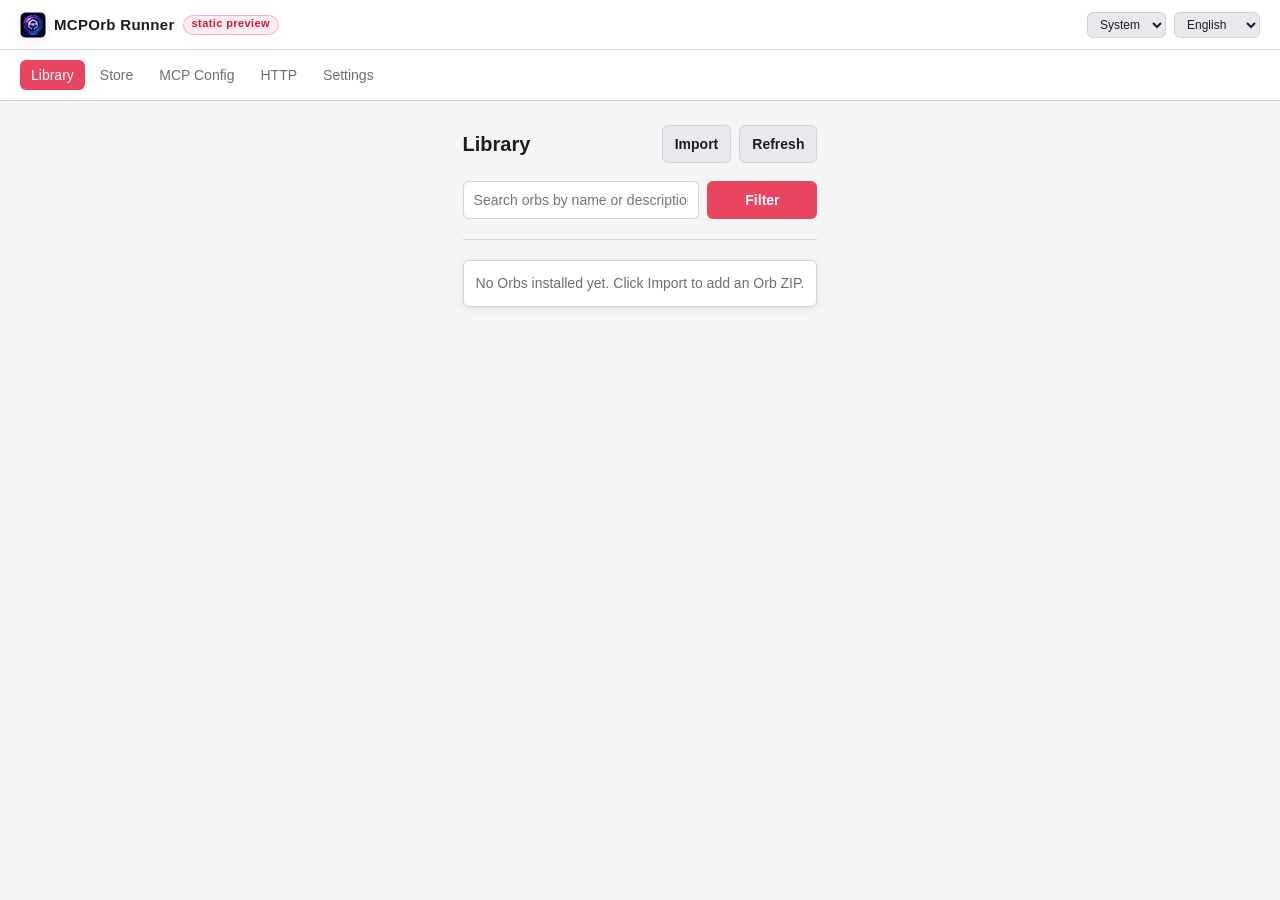
<file: crates/mcporb-runtime-app/frontend/index.html>
<!DOCTYPE html>
<html lang="en">
<head>
  <meta charset="UTF-8" />
  <meta name="viewport" content="width=device-width, initial-scale=1.0" />
  <title>MCPOrb Runner</title>
  <link rel="stylesheet" href="style.css" />
</head>
<body>
  <header id="app-header" data-testid="app-header">
    <div class="header-left">
      <img class="app-logo" src="app-icon.png" alt="MCPOrb Runner" />
      <div class="app-brand">
        <span class="app-title">MCPOrb Runner</span>
        <span id="app-version" class="app-version" data-testid="app-version"></span>
      </div>
    </div>
    <div class="header-right">
      <select id="theme-select" class="theme-select" data-testid="theme-select">
        <option value="system" data-i18n="theme.system">System</option>
        <option value="light" data-i18n="theme.light">Light</option>
        <option value="dark" data-i18n="theme.dark">Dark</option>
      </select>
      <select id="lang-select" class="lang-select" data-testid="lang-select">
        <option value="en">English</option>
        <option value="ja">日本語</option>
        <option value="zh">简体中文</option>
      </select>
    </div>
  </header>

  <nav id="tab-nav" data-testid="tab-nav">
    <button class="tab-item active" data-tab="library" data-testid="tab-library" data-i18n="tab.library">Library</button>
    <button class="tab-item" data-tab="store" data-testid="tab-store" data-i18n="tab.store">Store</button>
    <button class="tab-item" data-tab="mcp" data-testid="tab-mcp" data-i18n="tab.mcp">MCP Config</button>
    <button class="tab-item" data-tab="running" data-testid="tab-running" data-i18n="tab.http">HTTP</button>
    <button class="tab-item" data-tab="settings" data-testid="tab-settings" data-i18n="tab.settings">Settings</button>
  </nav>

  <main id="main-content" data-testid="main-content">
    <!-- Merged Library: orb list + inline search + inline import -->
    <section id="tab-library" class="tab-panel active" data-testid="panel-library">
      <div class="panel-header">
        <h1 data-i18n="library.title">Library</h1>
        <div class="panel-actions">
          <button id="btn-show-import" class="btn btn-secondary" data-testid="btn-show-import" data-i18n="library.import">Import</button>
          <button id="btn-refresh-library" class="btn btn-secondary" data-testid="btn-refresh-library" data-i18n="library.refresh">Refresh</button>
        </div>
      </div>

      <!-- Filter bar — searches Orb list by name/description -->
      <div class="search-bar filter-bar">
        <input id="filter-query" class="text-input" data-testid="filter-query" data-i18n-placeholder="library.filter_placeholder" placeholder="Search orbs by name or description…" />
        <button id="btn-filter-library" class="btn btn-primary" data-testid="btn-filter-library" data-i18n="library.filter_btn">Filter</button>
      </div>

      <hr class="section-divider">

      <!-- Restart hint banner (shown after import/delete) -->
      <div id="library-restart-hint" class="restart-hint" data-testid="library-restart-hint" style="display:none;">
        <span id="library-restart-hint-text"></span>
        <button id="btn-dismiss-restart-hint" class="btn-small" data-testid="btn-dismiss-restart-hint" aria-label="Dismiss">&times;</button>
      </div>

      <!-- Stale Orb library bookmark banner (access lost after app update) -->
      <div id="library-bookmark-stale-banner" class="restart-hint warning-banner" data-testid="library-bookmark-stale-banner" style="display:none;">
        <span id="library-bookmark-stale-text"></span>
        <button id="btn-fix-library-bookmark" class="btn-small" data-testid="btn-fix-library-bookmark" data-i18n="library.bookmark_stale_fix_btn">Re-select…</button>
      </div>

      <!-- Orb list -->
      <div id="library-list" class="orb-grid" data-testid="library-list"></div>
      <div id="library-pagination" class="library-pagination" data-testid="library-pagination"></div>

    </section>

    <section id="tab-store" class="tab-panel" data-testid="panel-store">
      <div class="panel-header">
        <h1 data-i18n="store.title">Store</h1>
      </div>
      <div id="store-browse-view" data-testid="store-browse-view">
        <div class="card">
          <div class="row">
            <input id="store-search-query" type="search" class="text-input" data-testid="store-search-query" data-i18n-placeholder="store.search_placeholder" placeholder="Search Orbs in MCP Store" title="Cmd/Ctrl+K to focus" />
          </div>
          <div class="row" style="display:flex;gap:10px;flex-wrap:wrap;">
            <div class="tag-filter-wrapper">
              <button id="store-tag-filter-trigger" class="select-input tag-filter-trigger" type="button" data-testid="store-tag-filter-trigger">
                <span id="store-tag-filter-label" class="tag-filter-label" data-i18n="store.tag_all">All tags</span>
                <span class="tag-filter-arrow">▾</span>
              </button>
              <div id="store-tag-filter-dropdown" class="tag-filter-dropdown" data-testid="store-tag-filter-dropdown" style="display:none">
                <div class="tag-filter-dropdown-header">
                  <input id="store-tag-filter-input" class="text-input tag-filter-input" type="text" data-testid="store-tag-filter-input" placeholder="Filter tags..." />
                  <button id="store-tag-filter-clear" class="tag-filter-clear-btn" type="button" data-testid="store-tag-filter-clear" title="Clear filter">✕</button>
                </div>
                <div id="store-tag-filter-list" class="tag-filter-list" data-testid="store-tag-filter-list"></div>
              </div>
            </div>
            <select id="store-method-filter" class="select-input" data-testid="store-method-filter">
              <option value="" data-i18n="store.method_all">All methods</option>
              <option value="bm25">bm25</option>
              <option value="tfidf">tfidf</option>
              <option value="trigram">trigram</option>
              <option value="vector">vector</option>
              <option value="knowledge_graph">knowledge_graph</option>
              <option value="hybrid">hybrid</option>
            </select>
          </div>
        </div>
        <div id="store-search-status" class="status-line" data-testid="store-search-status"></div>
        <div id="store-search-results" class="orb-grid" data-testid="store-search-results"></div>
        <div id="store-pagination" class="store-pagination" data-testid="store-pagination"></div>
      </div>
      <div id="store-detail-view" class="store-detail-view" data-testid="store-detail-view" style="display:none"></div>
      <div id="store-password-dialog" class="modal-overlay" data-testid="store-password-dialog" style="display:none">
        <div class="store-password-card">
          <h3 class="store-password-title" data-i18n="store.password_required_title">Password Required</h3>
          <label class="store-password-text" for="store-password-input" data-i18n="store.password_required_label">Enter password for this artifact:</label>
          <input type="password" id="store-password-input" class="text-input" data-testid="store-password-input" data-i18n-placeholder="store.password_placeholder" placeholder="Password" />
          <p id="store-password-status" class="status-line" data-testid="store-password-status"></p>
          <div class="store-password-actions">
            <button id="btn-store-password-submit" class="btn btn-primary" data-testid="btn-store-password-submit" data-i18n="store.password_submit">Submit</button>
            <button id="btn-store-password-cancel" class="btn btn-secondary" data-testid="btn-store-password-cancel" data-i18n="import.cancel_btn">Cancel</button>
          </div>
        </div>
      </div>
    </section>

    <section id="tab-mcp" class="tab-panel" data-testid="panel-mcp">
      <div class="panel-header">
        <h1 data-i18n="mcp.title">MCP Config</h1>
      </div>
      <button id="btn-generate-config" class="btn btn-primary" data-testid="btn-generate-config" data-i18n="mcp.generate_btn">Generate STDIO Config</button>
      <p class="section-desc" data-i18n="mcp.generate_note_windows" style="margin-top:8px"></p>
      <div id="mcp-config-list" class="config-list" data-testid="mcp-config-list"></div>

      <hr id="mcp-section-divider" class="section-divider" style="display:none">

      <div id="mcp-platform-configs-section" data-testid="mcp-platform-configs-section" style="display:none">
        <div class="panel-header">
          <h1 data-i18n="mcp.platform_config_title">Platform MCP Configs</h1>
          <button id="btn-discover-configs" class="btn btn-secondary" data-testid="btn-discover-configs" data-i18n="mcp.discover_btn">Discover</button>
        </div>
        <p class="section-desc" data-i18n="mcp.platform_config_desc">Discover and configure MCP servers in LLM platform config files (Claude Desktop, Cursor, VS Code, etc.)</p>
        <div id="platform-config-status" class="status-line" data-testid="platform-config-status"></div>
        <div id="platform-config-list" class="config-cards" data-testid="platform-config-list"></div>
      </div>
    </section>

    <section id="tab-running" class="tab-panel" data-testid="panel-running">
      <div class="panel-header">
        <h1 data-i18n="running.title">HTTP</h1>
        <button id="btn-refresh-running" class="btn btn-secondary" data-testid="btn-refresh-running" data-i18n="running.refresh">Refresh</button>
      </div>
      <p class="section-desc" data-i18n="running.section_desc">Orbs running an HTTP server — listed here so you can check the port, PID, or stop the process. STDIO (CLI-mode) usage does not require the HTTP server and is configured under the MCP Config tab.</p>
      <div id="running-list" class="orb-grid" data-testid="running-list"></div>
    </section>

    <section id="tab-settings" class="tab-panel" data-testid="panel-settings">
      <div class="panel-header">
        <h1 data-i18n="settings.title">Settings</h1>
        <button id="btn-save-settings" class="btn btn-primary" data-testid="btn-save-settings" data-i18n="settings.save_btn">Save</button>
      </div>
      <div class="settings-grid">
        <div class="form-group" id="orb-library-group" style="display:none;" data-testid="orb-library-group">
          <label for="settings-orb-library-dir" data-i18n="settings.orb_library_label">Orb Library Folder</label>
          <div class="input-row">
            <input id="settings-orb-library-dir" class="text-input" data-testid="settings-orb-library-dir" readonly placeholder="/path/to/MCPOrb" />
            <button id="btn-choose-orb-library" class="btn btn-secondary" data-testid="btn-choose-orb-library" data-i18n="settings.orb_library_choose_btn">Choose…</button>
          </div>
          <p class="field-hint" data-i18n="settings.orb_library_hint">Imported Orb ZIPs are stored in this folder so the files stay accessible to you.</p>
        </div>
        <div class="form-group">
          <label for="settings-http-port" data-i18n="settings.http_port_label">HTTP MCP Port</label>
          <input id="settings-http-port" class="text-input" data-testid="settings-http-port" type="number" placeholder="5599" />
        </div>
        <div class="form-group">
          <label for="settings-network-binding" data-i18n="settings.network_binding_label">Network Binding</label>
          <select id="settings-network-binding" class="select-input" data-testid="settings-network-binding">
            <option value="localhost" data-i18n="settings.localhost_opt">Localhost (127.0.0.1) — Recommended</option>
            <option value="external" data-i18n="settings.external_opt">External (0.0.0.0) — Requires caution</option>
          </select>
        </div>
        <div id="settings-status" class="status-line" data-testid="settings-status"></div>
      </div>
    </section>
  </main>

  <!-- Import Modal -->
  <div id="import-modal" class="modal-overlay" data-testid="import-modal" style="display:none;">
    <div class="modal-card">
      <div class="modal-header">
        <h2 data-i18n="import.title">Import Orb ZIP</h2>
        <button id="btn-modal-close" class="btn-close" data-testid="btn-modal-close" aria-label="Close">&times;</button>
      </div>
      <div class="modal-body">
        <div id="drop-zone" class="drop-zone" data-testid="drop-zone">
          <div class="drop-zone-content">
            <div class="drop-icon">
              <svg width="48" height="48" viewBox="0 0 24 24" fill="none" stroke="currentColor" stroke-width="1.5" stroke-linecap="round" stroke-linejoin="round">
                <path d="M21 15v4a2 2 0 0 1-2 2H5a2 2 0 0 1-2-2v-4"/>
                <polyline points="17 8 12 3 7 8"/>
                <line x1="12" y1="3" x2="12" y2="15"/>
              </svg>
            </div>
            <p class="drop-text" data-i18n="import.drop_text">Drop Orb ZIP file here</p>
          </div>
        </div>
        <div id="selected-file" class="selected-file" data-testid="selected-file" style="display:none;">
          <span class="file-icon">&#128196;</span>
          <span id="selected-file-name" class="file-name"></span>
          <button id="btn-clear-file" class="btn-small" data-testid="btn-clear-file">&times;</button>
        </div>
        <div class="browse-row">
          <button id="btn-browse" class="btn btn-secondary" data-testid="btn-browse" data-i18n="import.browse_btn">Browse Files</button>
          <span class="browse-hint" data-i18n="import.browse_hint">or drag &amp; drop a .zip file above</span>
        </div>
        <div id="modal-import-status" class="status-card muted-card" data-testid="modal-import-status"></div>
      </div>
      <div class="modal-footer">
        <button id="btn-modal-cancel" class="btn btn-secondary" data-testid="btn-modal-cancel" data-i18n="import.cancel_btn">Cancel</button>
        <button id="btn-modal-import" class="btn btn-primary" data-testid="btn-modal-import" disabled data-i18n="import.import_btn">Import</button>
      </div>
    </div>
  </div>

  <!-- Search in Orb Modal -->
  <div id="orb-search-modal" class="modal-overlay" data-testid="orb-search-modal" style="display:none;">
    <div class="modal-card orb-search-modal-card">
      <div class="modal-header">
        <h2 id="orb-search-title" data-i18n="orbsearch.title">Search in Orb</h2>
        <button id="btn-orb-search-close" class="btn-close" data-testid="btn-orb-search-close" aria-label="Close">&times;</button>
      </div>
      <div class="modal-body orb-search-body">
        <div class="orb-search-fixed">
          <div class="search-bar orb-search-bar">
            <input id="orb-search-query" class="text-input" data-testid="orb-search-query" data-i18n-placeholder="orbsearch.search_placeholder" placeholder="Search inside this Orb…" />
            <select id="orb-search-method" class="select-input method-select" data-testid="orb-search-method">
              <option value="auto">Auto</option>
              <option value="bm25">BM25</option>
              <option value="tfidf">TF-IDF</option>
              <option value="trigram">Trigram</option>
              <option value="hybrid">Hybrid</option>
            </select>
            <button id="btn-orb-search-go" class="btn btn-primary" data-testid="btn-orb-search-go" data-i18n="orbsearch.search_btn">Search</button>
          </div>
          <div id="orb-search-pw-area" class="orb-search-pw-area" data-testid="orb-search-pw-area" style="display:none">
            <input id="orb-search-pw-input" type="password" class="text-input orb-search-pw-input" data-testid="orb-search-pw-input" placeholder="Password" />
            <button id="btn-orb-search-pw-submit" class="btn btn-primary btn-sm" data-testid="btn-orb-search-pw-submit">Submit</button>
          </div>
          <div id="orb-search-status" class="status-line" data-testid="orb-search-status"></div>
        </div>
        <div id="orb-search-results" class="result-list orb-search-scroll" data-testid="orb-search-results"></div>
      </div>
      <div class="modal-footer">
        <button id="btn-orb-search-cancel" class="btn btn-secondary" data-testid="btn-orb-search-cancel" data-i18n="orbsearch.close_btn">Close</button>
      </div>
    </div>
  </div>

  <!-- Orb library folder change: migrate or delete the old folder's orbs -->
  <div id="library-change-modal" class="modal-overlay" data-testid="library-change-modal" style="display:none;">
    <div class="modal-card library-change-card">
      <div class="modal-header">
        <h2 data-i18n="librarychange.title">Change Orb Library Folder?</h2>
        <button id="btn-library-change-close" class="btn-close" data-testid="btn-library-change-close" aria-label="Close">&times;</button>
      </div>
      <div class="modal-body">
        <p id="library-change-message" class="library-change-message" data-testid="library-change-message"></p>
        <p id="library-change-status" class="status-line" data-testid="library-change-status"></p>
      </div>
      <div class="modal-footer">
        <button id="btn-library-change-cancel" class="btn btn-secondary" data-testid="btn-library-change-cancel" data-i18n="librarychange.cancel_btn">Cancel</button>
        <button id="btn-library-change-delete" class="btn btn-danger" data-testid="btn-library-change-delete" data-i18n="librarychange.delete_btn">Delete Orbs…</button>
        <button id="btn-library-change-migrate" class="btn btn-primary" data-testid="btn-library-change-migrate" data-i18n="librarychange.migrate_btn">Migrate Orbs</button>
      </div>
    </div>
  </div>

  <div id="confirm-modal" class="modal-overlay" data-testid="confirm-modal" style="display:none;">
    <div class="modal-card confirm-modal-card">
      <div class="modal-header">
        <h2 id="confirm-modal-title" data-i18n="library.delete_title">Delete Orb</h2>
        <button id="btn-confirm-close" class="btn-close" data-testid="btn-confirm-close" aria-label="Close">&times;</button>
      </div>
      <div class="modal-body">
        <p id="confirm-modal-message" class="confirm-message" data-testid="confirm-modal-message"></p>
      </div>
      <div class="modal-footer">
        <button id="btn-confirm-cancel" class="btn btn-secondary" data-testid="btn-confirm-cancel" data-i18n="import.cancel_btn">Cancel</button>
        <button id="btn-confirm-delete" class="btn btn-danger" data-testid="btn-confirm-delete" data-i18n="library.delete_btn">Delete</button>
      </div>
    </div>
  </div>

  <!-- Import password dialog -->
  <div id="import-password-dialog" class="modal-overlay" data-testid="import-password-dialog" style="display:none">
    <div class="modal-card import-password-card">
      <div class="modal-header">
        <h2 data-i18n="import.password_title">Import Orb Password</h2>
        <button id="btn-import-password-close" class="btn-close" data-testid="btn-import-password-close" aria-label="Close">&times;</button>
      </div>
      <div class="modal-body import-password-body">
        <p id="import-password-desc" class="import-password-desc" data-testid="import-password-desc"></p>
        <input type="password" id="import-password-input" class="text-input" data-testid="import-password-input" placeholder="Password" />
        <p id="import-password-keychain-hint" class="import-password-keychain-hint" data-i18n="import.password_keychain_hint"></p>
        <p id="import-password-status" class="status-line import-password-status" data-testid="import-password-status"></p>
      </div>
      <div class="modal-footer">
        <button id="btn-import-password-cancel" class="btn btn-secondary" data-testid="btn-import-password-cancel" data-i18n="import.cancel_btn">Cancel</button>
        <button id="btn-import-password-submit" class="btn btn-primary" data-testid="btn-import-password-submit" data-i18n="import.password_submit">Submit</button>
      </div>
    </div>
  </div>

  <!-- Q&A History Modal -->
  <div id="qa-modal" class="modal-overlay" data-testid="qa-modal" style="display:none;">
    <div class="modal-card qa-modal-card">
      <div class="modal-header">
        <h2 id="qa-modal-title" data-i18n="qa.title">Q&A History</h2>
        <div class="modal-header-actions">
          <button id="btn-qa-refresh" class="btn btn-secondary btn-sm" data-testid="btn-qa-refresh" data-i18n="qa.refresh">Refresh</button>
          <button id="btn-qa-close" class="btn-close" data-testid="btn-qa-close" aria-label="Close">&times;</button>
        </div>
      </div>
      <div class="modal-body qa-modal-body">
        <div class="qa-modal-fixed">
          <div id="qa-stats-summary" class="qa-stats-summary" data-testid="qa-stats-summary"></div>
          <div id="qa-status" class="status-line" data-testid="qa-status"></div>
        </div>
        <div id="qa-list" class="qa-modal-scroll" data-testid="qa-list"></div>
        <div id="qa-pagination" class="qa-pagination" data-testid="qa-pagination"></div>
      </div>
      <div class="modal-footer">
        <button id="btn-qa-cancel" class="btn btn-secondary" data-testid="btn-qa-cancel" data-i18n="qa.close_btn">Close</button>
      </div>
    </div>
  </div>

  <!-- Onboarding Modal (macOS only — shown on first launch when no Orb folder is set) -->
  <div id="onboarding-modal" class="modal-overlay" data-testid="onboarding-modal" style="display:none;">
    <div class="modal-card onboarding-card">
      <div class="modal-header">
        <h2 data-i18n="onboarding.title">Choose Your Orb Library Location</h2>
      </div>
      <div class="modal-body">
        <p class="onboarding-desc" data-i18n="onboarding.desc">
          To keep your Orb collection visible in Finder and accessible across app updates,
          MCPOrb Runner stores Orb files in a folder you choose — not inside the hidden app container.
        </p>
        <div class="onboarding-default-path">
          <span class="onboarding-path-label" data-i18n="onboarding.recommended">Recommended location:</span>
          <code class="onboarding-path-value">~/Documents/MCPOrb</code>
        </div>
        <p class="onboarding-hint" data-i18n="onboarding.hint">
          Click "Open ~/Documents/MCPOrb" — the file picker will open there.
          Use the New Folder button if the folder doesn't exist yet, then click Open.
        </p>
        <div id="onboarding-status" class="status-line" data-testid="onboarding-status"></div>
      </div>
      <div class="modal-footer onboarding-footer">
        <button id="btn-onboarding-skip" class="btn btn-ghost" data-testid="btn-onboarding-skip" data-i18n="onboarding.skip_btn">Skip for now</button>
        <button id="btn-onboarding-choose" class="btn btn-secondary" data-testid="btn-onboarding-choose" data-i18n="onboarding.choose_btn">Choose Different Location…</button>
        <button id="btn-onboarding-default" class="btn btn-primary" data-testid="btn-onboarding-default" data-i18n="onboarding.default_btn">Open ~/Documents/MCPOrb</button>
      </div>
    </div>
  </div>

  <script src="app.js"></script>
</body>
</html>
</file>
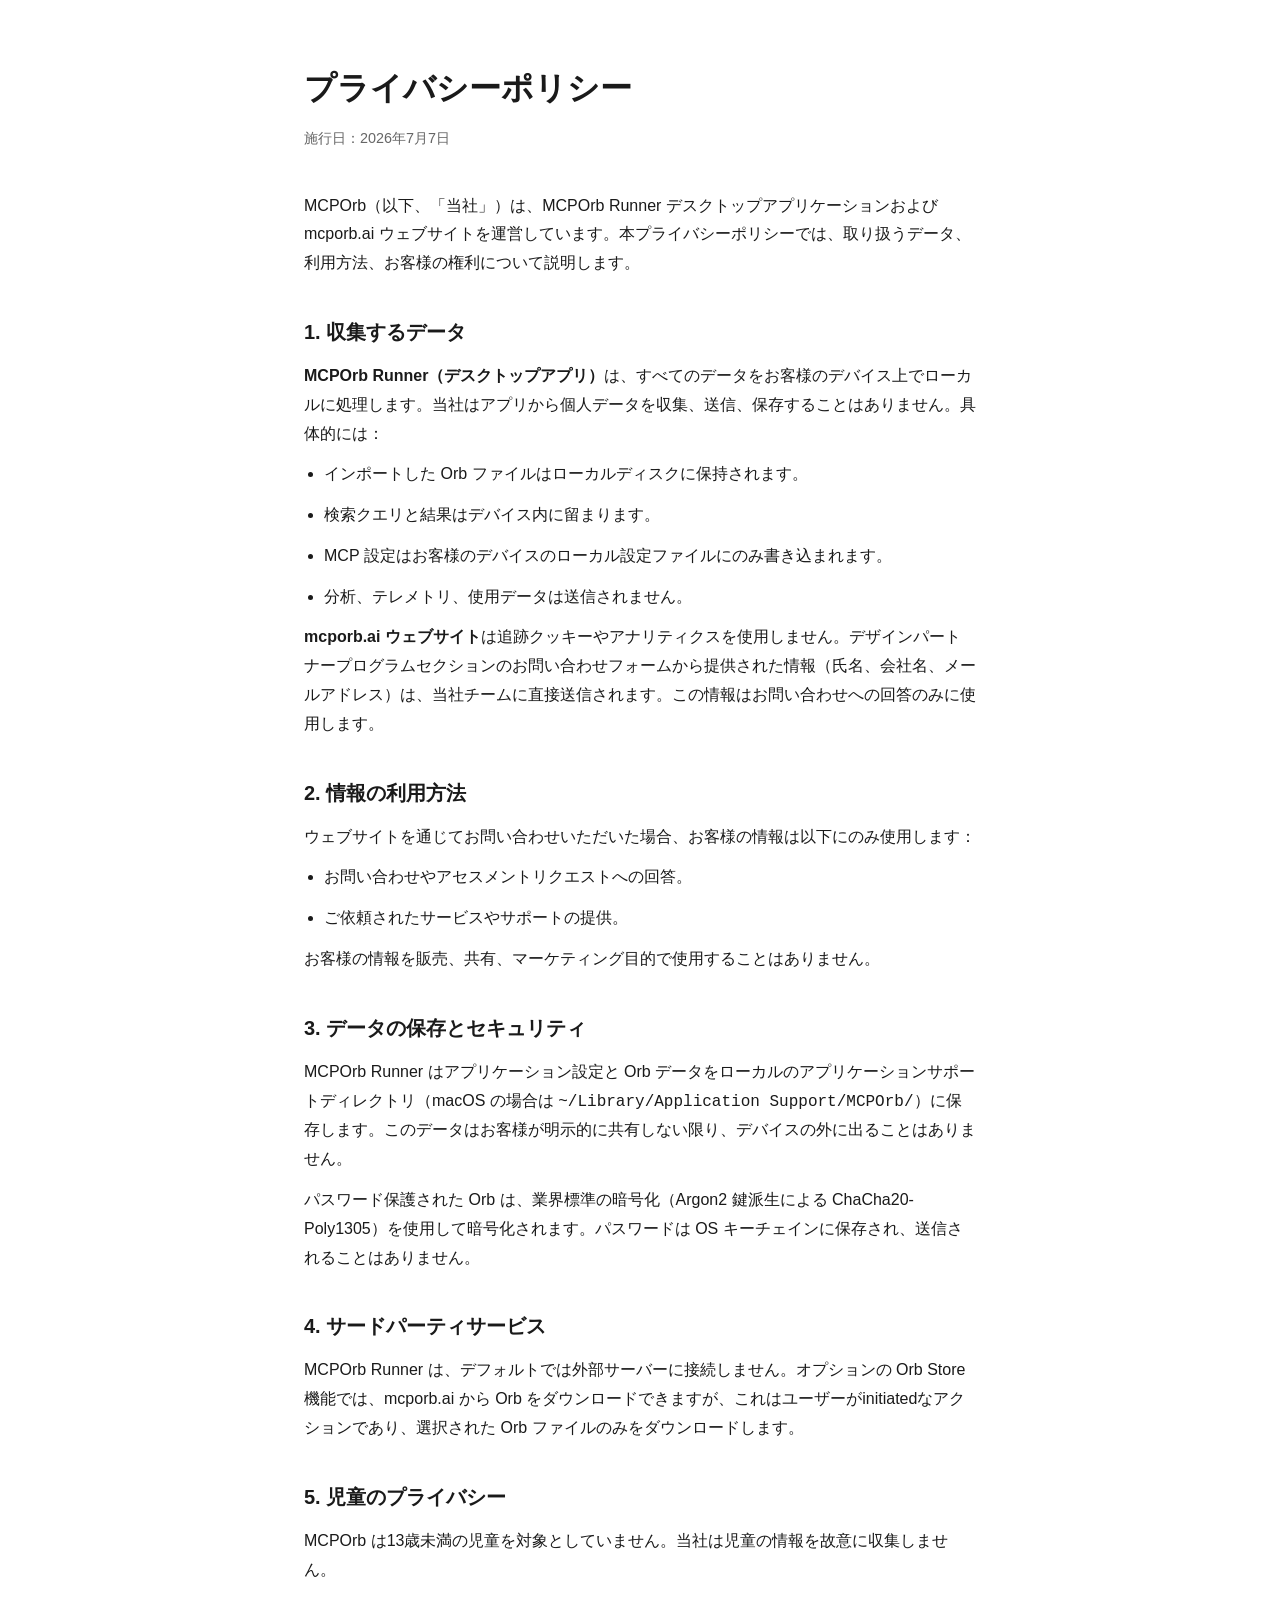
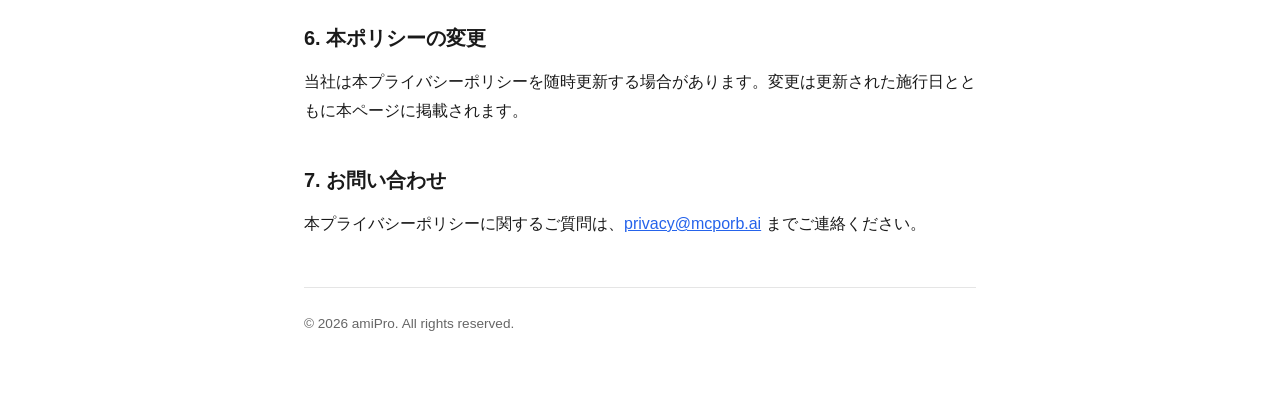
<file: stores-release/macos/privacy-ja.html>
<!DOCTYPE html>
<html lang="ja">
<head>
  <meta charset="UTF-8">
  <meta name="viewport" content="width=device-width, initial-scale=1.0">
  <title>プライバシーポリシー — MCPOrb</title>
  <style>
    * { margin: 0; padding: 0; box-sizing: border-box; }
    body { font-family: -apple-system, BlinkMacSystemFont, "Hiragino Sans", "Hiragino Kaku Gothic ProN", "Yu Gothic", sans-serif; line-height: 1.8; color: #1a1a1a; background: #fff; }
    .container { max-width: 720px; margin: 0 auto; padding: 60px 24px 80px; }
    h1 { font-size: 2rem; margin-bottom: 8px; }
    .updated { color: #666; font-size: 0.9rem; margin-bottom: 40px; }
    h2 { font-size: 1.25rem; margin-top: 36px; margin-bottom: 12px; }
    p, li { font-size: 1rem; margin-bottom: 12px; }
    ul { padding-left: 20px; margin-bottom: 12px; }
    a { color: #2563eb; }
    footer { margin-top: 48px; padding-top: 24px; border-top: 1px solid #e5e5e5; color: #666; font-size: 0.85rem; }
  </style>
</head>
<body>
<div class="container">
  <h1>プライバシーポリシー</h1>
  <p class="updated">施行日：2026年7月7日</p>

  <p>MCPOrb（以下、「当社」）は、MCPOrb Runner デスクトップアプリケーションおよび mcporb.ai ウェブサイトを運営しています。本プライバシーポリシーでは、取り扱うデータ、利用方法、お客様の権利について説明します。</p>

  <h2>1. 収集するデータ</h2>
  <p><strong>MCPOrb Runner（デスクトップアプリ）</strong>は、すべてのデータをお客様のデバイス上でローカルに処理します。当社はアプリから個人データを収集、送信、保存することはありません。具体的には：</p>
  <ul>
    <li>インポートした Orb ファイルはローカルディスクに保持されます。</li>
    <li>検索クエリと結果はデバイス内に留まります。</li>
    <li>MCP 設定はお客様のデバイスのローカル設定ファイルにのみ書き込まれます。</li>
    <li>分析、テレメトリ、使用データは送信されません。</li>
  </ul>

  <p><strong>mcporb.ai ウェブサイト</strong>は追跡クッキーやアナリティクスを使用しません。デザインパートナープログラムセクションのお問い合わせフォームから提供された情報（氏名、会社名、メールアドレス）は、当社チームに直接送信されます。この情報はお問い合わせへの回答のみに使用します。</p>

  <h2>2. 情報の利用方法</h2>
  <p>ウェブサイトを通じてお問い合わせいただいた場合、お客様の情報は以下にのみ使用します：</p>
  <ul>
    <li>お問い合わせやアセスメントリクエストへの回答。</li>
    <li>ご依頼されたサービスやサポートの提供。</li>
  </ul>
  <p>お客様の情報を販売、共有、マーケティング目的で使用することはありません。</p>

  <h2>3. データの保存とセキュリティ</h2>
  <p>MCPOrb Runner はアプリケーション設定と Orb データをローカルのアプリケーションサポートディレクトリ（macOS の場合は <code>~/Library/Application Support/MCPOrb/</code>）に保存します。このデータはお客様が明示的に共有しない限り、デバイスの外に出ることはありません。</p>
  <p>パスワード保護された Orb は、業界標準の暗号化（Argon2 鍵派生による ChaCha20-Poly1305）を使用して暗号化されます。パスワードは OS キーチェインに保存され、送信されることはありません。</p>

  <h2>4. サードパーティサービス</h2>
  <p>MCPOrb Runner は、デフォルトでは外部サーバーに接続しません。オプションの Orb Store 機能では、mcporb.ai から Orb をダウンロードできますが、これはユーザーがinitiatedなアクションであり、選択された Orb ファイルのみをダウンロードします。</p>

  <h2>5. 児童のプライバシー</h2>
  <p>MCPOrb は13歳未満の児童を対象としていません。当社は児童の情報を故意に収集しません。</p>

  <h2>6. 本ポリシーの変更</h2>
  <p>当社は本プライバシーポリシーを随時更新する場合があります。変更は更新された施行日とともに本ページに掲載されます。</p>

  <h2>7. お問い合わせ</h2>
  <p>本プライバシーポリシーに関するご質問は、<a href="mailto:privacy@mcporb.ai">privacy@mcporb.ai</a> までご連絡ください。</p>

  <footer>
    &copy; 2026 amiPro. All rights reserved.
  </footer>
</div>
</body>
</html>
</file>
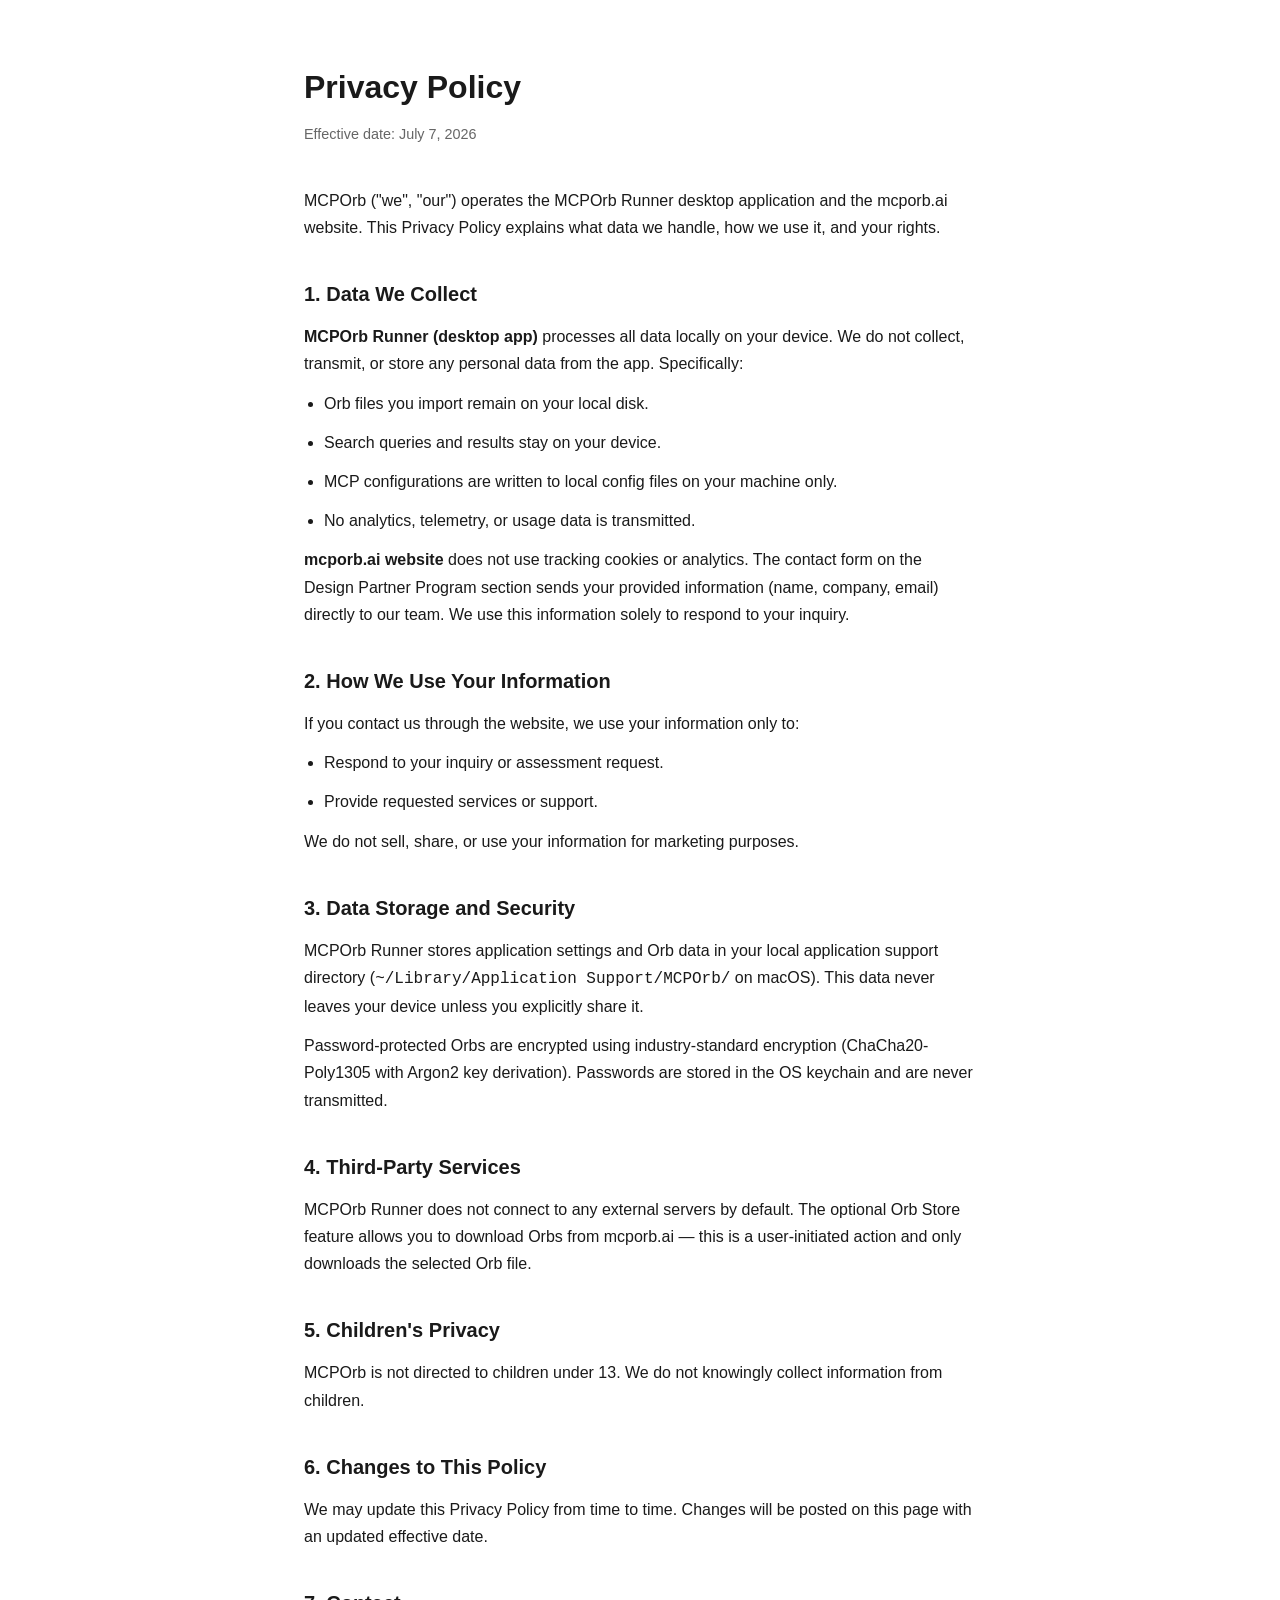
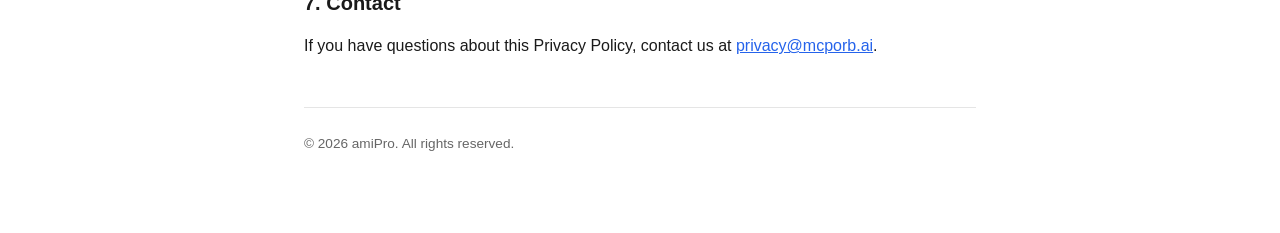
<file: stores-release/macos/privacy.html>
<!DOCTYPE html>
<html lang="en">
<head>
  <meta charset="UTF-8">
  <meta name="viewport" content="width=device-width, initial-scale=1.0">
  <title>Privacy Policy — MCPOrb</title>
  <style>
    * { margin: 0; padding: 0; box-sizing: border-box; }
    body { font-family: -apple-system, BlinkMacSystemFont, "Segoe UI", Roboto, sans-serif; line-height: 1.7; color: #1a1a1a; background: #fff; }
    .container { max-width: 720px; margin: 0 auto; padding: 60px 24px 80px; }
    h1 { font-size: 2rem; margin-bottom: 8px; }
    .updated { color: #666; font-size: 0.9rem; margin-bottom: 40px; }
    h2 { font-size: 1.25rem; margin-top: 36px; margin-bottom: 12px; }
    p, li { font-size: 1rem; margin-bottom: 12px; }
    ul { padding-left: 20px; margin-bottom: 12px; }
    a { color: #2563eb; }
    footer { margin-top: 48px; padding-top: 24px; border-top: 1px solid #e5e5e5; color: #666; font-size: 0.85rem; }
  </style>
</head>
<body>
<div class="container">
  <h1>Privacy Policy</h1>
  <p class="updated">Effective date: July 7, 2026</p>

  <p>MCPOrb ("we", "our") operates the MCPOrb Runner desktop application and the mcporb.ai website. This Privacy Policy explains what data we handle, how we use it, and your rights.</p>

  <h2>1. Data We Collect</h2>
  <p><strong>MCPOrb Runner (desktop app)</strong> processes all data locally on your device. We do not collect, transmit, or store any personal data from the app. Specifically:</p>
  <ul>
    <li>Orb files you import remain on your local disk.</li>
    <li>Search queries and results stay on your device.</li>
    <li>MCP configurations are written to local config files on your machine only.</li>
    <li>No analytics, telemetry, or usage data is transmitted.</li>
  </ul>

  <p><strong>mcporb.ai website</strong> does not use tracking cookies or analytics. The contact form on the Design Partner Program section sends your provided information (name, company, email) directly to our team. We use this information solely to respond to your inquiry.</p>

  <h2>2. How We Use Your Information</h2>
  <p>If you contact us through the website, we use your information only to:</p>
  <ul>
    <li>Respond to your inquiry or assessment request.</li>
    <li>Provide requested services or support.</li>
  </ul>
  <p>We do not sell, share, or use your information for marketing purposes.</p>

  <h2>3. Data Storage and Security</h2>
  <p>MCPOrb Runner stores application settings and Orb data in your local application support directory (<code>~/Library/Application Support/MCPOrb/</code> on macOS). This data never leaves your device unless you explicitly share it.</p>
  <p>Password-protected Orbs are encrypted using industry-standard encryption (ChaCha20-Poly1305 with Argon2 key derivation). Passwords are stored in the OS keychain and are never transmitted.</p>

  <h2>4. Third-Party Services</h2>
  <p>MCPOrb Runner does not connect to any external servers by default. The optional Orb Store feature allows you to download Orbs from mcporb.ai — this is a user-initiated action and only downloads the selected Orb file.</p>

  <h2>5. Children's Privacy</h2>
  <p>MCPOrb is not directed to children under 13. We do not knowingly collect information from children.</p>

  <h2>6. Changes to This Policy</h2>
  <p>We may update this Privacy Policy from time to time. Changes will be posted on this page with an updated effective date.</p>

  <h2>7. Contact</h2>
  <p>If you have questions about this Privacy Policy, contact us at <a href="mailto:privacy@mcporb.ai">privacy@mcporb.ai</a>.</p>

  <footer>
    &copy; 2026 amiPro. All rights reserved.
  </footer>
</div>
</body>
</html>
</file>
<file: crates/mcporb-runtime-app/frontend/style.css>
*, *::before, *::after { box-sizing: border-box; margin: 0; padding: 0; }

:root {
  --color-bg: #1a1a2e;
  --color-surface: #16213e;
  --color-surface2: #0f3460;
  --color-accent: #e94560;
  --color-accent-soft: rgba(233, 69, 96, 0.14);
  --color-text: #e0e0e0;
  --color-text-dim: #9090a0;
  --color-border: #2a2a4a;
  --color-success: #4caf50;
  --color-warning: #ff9800;
  --color-error: #f44336;
  --color-info: #2196f3;
  --color-accent-text: #ffb3bf;
  --color-success-text: #81c784;
  --color-warning-text: #ffb74d;
  --color-error-text: #e57373;
  --color-info-text: #64b5f6;
  --radius: 6px;
  --shadow: 0 2px 8px rgba(0, 0, 0, 0.4);
  --font-mono: 'JetBrains Mono', 'Fira Code', 'Consolas', monospace;
}

/* ── Light theme ────────────────────────────────────────────────────────── */
[data-theme="light"] {
  --color-bg: #f5f5f7;
  --color-surface: #ffffff;
  --color-surface2: #e8e8ed;
  --color-accent: #e94560;
  --color-accent-soft: rgba(233, 69, 96, 0.10);
  --color-text: #1d1d1f;
  --color-text-dim: #6e6e73;
  --color-border: #d2d2d7;
  --color-success: #34c759;
  --color-warning: #ff9500;
  --color-error: #ff3b30;
  --color-info: #007aff;
  --color-accent-text: #c91a3a;
  --color-success-text: #2e7d32;
  --color-warning-text: #e65100;
  --color-error-text: #c62828;
  --color-info-text: #1565c0;
  --shadow: 0 2px 8px rgba(0, 0, 0, 0.08);
}

[data-theme="light"] .btn:hover { filter: brightness(0.95); }

html, body {
  height: 100%;
  font-family: -apple-system, BlinkMacSystemFont, 'Segoe UI', Roboto, sans-serif;
  font-size: 14px;
  background: var(--color-bg);
  color: var(--color-text);
}

body {
  display: flex;
  flex-direction: column;
  overflow: hidden;
}

button, input, select, textarea { font: inherit; }

.card {
  background: var(--color-surface);
  border: 1px solid var(--color-border);
  border-radius: var(--radius);
  padding: 16px;
  margin-bottom: 12px;
}

.row {
  margin-bottom: 12px;
}

.row:last-child {
  margin-bottom: 0;
}

#store-browse-view {
  width: 100%;
  display: flex;
  flex-direction: column;
}

#store-browse-view .card {
  width: 100%;
  min-width: 600px;
  box-sizing: border-box;
}

#store-browse-view .row:last-child .select-input {
  width: auto;
  min-width: 140px;
  flex: 1;
}

#store-browse-view .row:last-child {
  display: flex;
  gap: 10px;
  flex-wrap: wrap;
}

#store-search-results {
  width: 100%;
  min-width: 600px;
  box-sizing: border-box;
}

#app-header {
  display: flex;
  align-items: center;
  justify-content: space-between;
  min-height: 50px;
  padding: 10px 20px;
  background: var(--color-surface);
  border-bottom: 1px solid var(--color-border);
  flex-shrink: 0;
}

.header-left, .header-right, .app-brand { display: flex; align-items: center; gap: 8px; }

.app-logo {
  width: 26px;
  height: 26px;
  border-radius: var(--radius);
  object-fit: contain;
  box-shadow: var(--shadow);
}

.app-title { font-size: 15px; font-weight: 700; letter-spacing: 0.3px; }
.app-version {
  min-height: 20px;
  padding: 1px 8px;
  border-radius: 999px;
  border: 1px solid rgba(233, 69, 96, 0.35);
  background: var(--color-accent-soft);
  color: var(--color-accent-text);
  font-size: 11px;
  font-weight: 700;
  letter-spacing: 0.4px;
}
.lang-select, .theme-select {
  background: var(--color-surface2);
  color: var(--color-text);
  border: 1px solid var(--color-border);
  border-radius: var(--radius);
  padding: 4px 8px;
  font-size: 12px;
  cursor: pointer;
  min-height: 0;
}

#tab-nav {
  display: flex;
  align-items: center;
  gap: 4px;
  padding: 10px 20px;
  background: var(--color-surface);
  border-bottom: 1px solid var(--color-border);
  overflow-x: auto;
  flex-shrink: 0;
}

.tab-item {
  border: 0;
  border-radius: var(--radius);
  background: transparent;
  color: var(--color-text-dim);
  padding: 7px 11px;
  cursor: pointer;
  white-space: nowrap;
}
.tab-item.active { background: var(--color-accent); color: #fff; }
.tab-item:hover:not(.active) { background: rgba(255,255,255,0.04); color: var(--color-text); }

#main-content {
  max-width: 980px;
  margin: 0 auto;
  padding: 24px 20px 40px;
  flex: 1;
  overflow-y: auto;
  min-height: 0;
}

.tab-panel { display: none; }
.tab-panel.active { display: block; }

.panel-header {
  display: flex;
  align-items: center;
  justify-content: space-between;
  gap: 16px;
  margin-bottom: 18px;
}

h1 { font-size: 20px; font-weight: 700; }
.panel-header h1 { white-space: nowrap; }

.text-input, .select-input, textarea {
  width: 100%;
  min-height: 38px;
  background: var(--color-surface);
  color: var(--color-text);
  border: 1px solid var(--color-border);
  border-radius: var(--radius);
  padding: 8px 10px;
  outline: none;
}
.text-input:focus, .select-input:focus, textarea:focus { border-color: var(--color-accent); }

.btn {
  min-height: 38px;
  border: 1px solid transparent;
  border-radius: var(--radius);
  padding: 8px 12px;
  cursor: pointer;
  font-weight: 700;
}
.btn-primary { background: var(--color-accent); color: #fff; }
.btn-secondary { background: var(--color-surface2); color: var(--color-text); border-color: var(--color-border); }
.btn-danger { background: rgba(244, 67, 54, 0.15); color: var(--color-error-text); border-color: rgba(244, 67, 54, 0.3); }
.btn-danger:hover { background: rgba(244, 67, 54, 0.3); }
.btn-dirty { box-shadow: 0 0 0 2px rgba(255, 213, 79, 0.9); animation: btn-dirty-pulse 1.6s ease-in-out infinite; }
@keyframes btn-dirty-pulse {
  0%, 100% { box-shadow: 0 0 0 2px rgba(255, 213, 79, 0.9); }
  50% { box-shadow: 0 0 0 4px rgba(255, 213, 79, 0.4); }
}
.btn:hover { filter: brightness(1.08); }
.btn:disabled { opacity: 0.5; cursor: default; }
.btn-importing { opacity: 0.7; cursor: wait; position: relative; padding-left: 28px; }
.btn-importing::before {
  content: '';
  position: absolute; left: 8px; top: 50%; margin-top: -6px;
  width: 12px; height: 12px;
  border: 2px solid rgba(255,255,255,0.4);
  border-top-color: #fff;
  border-radius: 50%;
  animation: btn-spin 0.7s linear infinite;
}
@keyframes btn-spin { to { transform: rotate(360deg); } }
.btn-sm { min-height: 28px; padding: 4px 10px; font-size: 0.85em; }

.search-bar {
  display: grid;
  grid-template-columns: auto 1fr 140px 110px;
  gap: 8px;
  margin-bottom: 12px;
}
.filter-bar { grid-template-columns: 1fr 110px; }
.method-select { min-width: 140px; }
#tab-store .search-bar { grid-template-columns: 1fr 110px; }
.section-divider { border: none; border-top: 1px solid var(--color-border); margin: 20px 0; }

.status-line { min-height: 20px; color: var(--color-text-dim); margin-bottom: 8px; overflow-wrap: break-word; word-break: break-all; }
.status-line.error, .status-card.error { color: var(--color-accent-text); border-color: rgba(244, 67, 54, 0.45); }
.note-card { color: var(--color-text); background: rgba(255, 179, 0, 0.12); border: 1px solid rgba(255, 179, 0, 0.5); border-radius: var(--radius); padding: 8px 10px; margin-bottom: 8px; overflow-wrap: break-word; word-break: break-all; }
.hidden { display: none; }

.result-list, .orb-grid, .config-list, .settings-grid, .config-cards { display: grid; gap: 10px; }

.result-item, .orb-card, .config-card, .status-card {
  border: 1px solid var(--color-border);
  border-radius: var(--radius);
  background: var(--color-surface);
  box-shadow: var(--shadow);
  padding: 12px;
  overflow-wrap: break-word;
  word-break: break-all;
}

.result-meta, .orb-meta, .config-meta {
  color: var(--color-text-dim);
  font-size: 12px;
  margin-bottom: 6px;
}
.result-text { line-height: 1.5; white-space: pre-wrap; }

.orb-card {
  display: grid;
  grid-template-columns: 1fr auto;
  align-items: start;
  gap: 12px;
}
.orb-title { font-weight: 800; margin-bottom: 4px; display: flex; align-items: center; gap: 8px; flex-wrap: wrap; }
.orb-running-badge {
  display: inline-block;
  padding: 1px 7px;
  border-radius: 999px;
  font-size: 10px;
  font-weight: 700;
  text-transform: uppercase;
  letter-spacing: 0.3px;
  background: rgba(76, 175, 80, 0.15);
  color: var(--color-success-text);
  border: 1px solid rgba(76, 175, 80, 0.3);
  line-height: 1.4;
}
.orb-card-running {
  border-color: rgba(76, 175, 80, 0.25);
  background: rgba(76, 175, 80, 0.03);
}
.orb-desc { color: var(--color-text-dim); line-height: 1.45; }
.orb-hash { font-family: var(--font-mono); font-size: 11px; color: var(--color-text-dim); margin-top: 8px; word-break: break-all; }

/* Restart hint banner (shown in Library after import/delete) */
.restart-hint {
  display: flex;
  align-items: center;
  gap: 10px;
  padding: 10px 14px;
  margin-bottom: 14px;
  background: rgba(255, 152, 0, 0.1);
  border: 1px solid rgba(255, 152, 0, 0.25);
  border-radius: var(--radius);
  color: var(--color-warning-text);
  font-size: 13px;
  line-height: 1.45;
}
.restart-hint span { flex: 1; }
.restart-hint .btn-small {
  flex-shrink: 0;
  font-size: 16px;
  color: var(--color-warning-text);
  opacity: 0.7;
}
.restart-hint .btn-small:hover { opacity: 1; }

/* Stale Orb library bookmark banner — stronger than the restart hint because
   orbs are unreadable until the user re-selects the folder. */
.restart-hint.warning-banner {
  background: rgba(229, 57, 53, 0.1);
  border-color: rgba(229, 57, 53, 0.35);
  color: var(--color-error-text);
}
.restart-hint.warning-banner .btn-small {
  color: var(--color-error-text);
  border: 1px solid rgba(229, 57, 53, 0.4);
  border-radius: var(--radius);
  padding: 2px 8px;
}

/* Import password dialog */
.import-password-card { width: 420px; }
.import-password-body { display: flex; flex-direction: column; gap: 16px; padding: 24px 20px; }
.import-password-desc { font-size: 14px; line-height: 1.5; color: var(--color-text); }
.import-password-keychain-hint { font-size: 12px; line-height: 1.4; color: var(--color-text-dim); margin: -8px 0 0; }
.import-password-status { margin: 0 !important; }

.config-card-header {
  display: flex;
  align-items: center;
  justify-content: space-between;
  gap: 8px;
}
.config-card-header .config-meta {
  margin-bottom: 0;
}
.config-card textarea {
  min-height: 130px;
  margin-top: 8px;
  font-family: var(--font-mono);
  font-size: 12px;
  resize: vertical;
}
.conn-string-title {
  font-size: 12px;
  font-weight: 700;
  color: var(--color-text-dim);
  margin: 10px 0 4px;
}
.conn-string-wrap {
  display: flex;
  align-items: center;
  gap: 8px;
}
.conn-string-input {
  flex: 1;
  min-width: 0;
  font-family: var(--font-mono);
  font-size: 12px;
  padding: 6px 8px;
  border: 1px solid var(--color-border);
  border-radius: 6px;
  background: var(--color-surface);
  color: var(--color-text);
}

/* Platform Config Cards */
.platform-config-card {
  border: 1px solid var(--color-border);
  border-radius: var(--radius);
  background: var(--color-surface);
  box-shadow: var(--shadow);
  padding: 14px;
  display: grid;
  gap: 10px;
}
.platform-config-header {
  display: flex;
  align-items: center;
  justify-content: space-between;
  gap: 8px;
}
.platform-config-name {
  font-weight: 700;
  font-size: 15px;
}
.platform-config-path {
  font-family: var(--font-mono);
  font-size: 11px;
  color: var(--color-text-dim);
  word-break: break-all;
}
.platform-config-badge {
  display: inline-block;
  padding: 2px 8px;
  border-radius: 999px;
  font-size: 11px;
  font-weight: 700;
  text-transform: uppercase;
  letter-spacing: 0.4px;
}
.badge-found {
  background: rgba(76, 175, 80, 0.15);
  color: var(--color-success-text);
  border: 1px solid rgba(76, 175, 80, 0.3);
}
.badge-not-found {
  background: rgba(255, 152, 0, 0.12);
  color: var(--color-warning-text);
  border: 1px solid rgba(255, 152, 0, 0.25);
}
.badge-error {
  background: rgba(244, 67, 54, 0.12);
  color: var(--color-error-text);
  border: 1px solid rgba(244, 67, 54, 0.25);
}
.platform-config-editor {
  display: grid;
  grid-template-columns: 1fr 1fr;
  gap: 10px;
}
@media (max-width: 720px) {
  .platform-config-editor { grid-template-columns: 1fr; }
}
.platform-config-editor textarea {
  min-height: 200px;
  font-family: var(--font-mono);
  font-size: 11px;
  line-height: 1.45;
  resize: vertical;
  background: var(--color-surface);
  color: var(--color-text);
  border: 1px solid var(--color-border);
  border-radius: var(--radius);
  padding: 10px;
  outline: none;
  width: 100%;
}
.platform-config-editor textarea:focus {
  border-color: var(--color-accent);
}
.platform-config-editor textarea.current-config {
  opacity: 0.85;
}
.platform-config-editor textarea.generated-config {
  border-color: rgba(76, 175, 80, 0.35);
  background: rgba(76, 175, 80, 0.04);
}
.platform-config-actions {
  display: flex;
  align-items: center;
  gap: 8px;
}
.platform-config-actions .btn:disabled {
  opacity: 0.4;
  cursor: default;
}
.platform-config-restart-hint {
  font-size: 12px;
  color: var(--color-warning);
  padding: 6px 10px;
  background: rgba(255, 152, 0, 0.08);
  border-radius: var(--radius);
  border: 1px solid rgba(255, 152, 0, 0.15);
}
.section-desc {
  font-size: 13px;
  color: var(--color-text-dim);
  margin-bottom: 14px;
  line-height: 1.5;
}

.form-group { display: grid; gap: 6px; margin-bottom: 12px; }
.form-group label { color: var(--color-text-dim); font-size: 12px; font-weight: 700; text-transform: uppercase; letter-spacing: 0.5px; }
.input-row { display: flex; gap: 8px; align-items: center; }
.input-row .text-input { flex: 1; }
.field-hint { margin: 0; font-size: 12px; color: var(--color-text-dim); line-height: 1.5; }
.muted-card { color: var(--color-text-dim); line-height: 1.5; }

.orb-search-body { overflow: hidden !important; display: flex; flex-direction: column; }
.orb-search-fixed { flex-shrink: 0; }
.orb-search-scroll { flex: 1; overflow-y: auto; min-height: 0; }
.orb-search-bar { grid-template-columns: 1fr 140px 110px; }
.orb-search-pw-area { display: flex; gap: 8px; align-items: center; margin-top: 8px; }
.orb-search-pw-input { min-height: 32px; }

.panel-actions { display: flex; align-items: center; gap: 8px; }

/* Import Modal */
.modal-overlay {
  position: fixed; inset: 0; z-index: 1000;
  display: flex; align-items: center; justify-content: center;
  background: rgba(0,0,0,0.6);
}
.modal-card {
  width: 480px; max-width: 90vw; max-height: 90vh;
  background: var(--color-surface);
  border: 1px solid var(--color-border);
  border-radius: var(--radius);
  box-shadow: 0 12px 40px rgba(0,0,0,0.5);
  display: flex; flex-direction: column;
}
.modal-header {
  display: flex; align-items: center; justify-content: space-between;
  padding: 16px 20px;
  border-bottom: 1px solid var(--color-border);
}
.modal-header h2 { font-size: 16px; font-weight: 700; }
.modal-header-actions { display: flex; align-items: center; gap: 8px; }
.btn-close {
  border: 0; background: transparent; color: var(--color-text-dim);
  font-size: 22px; cursor: pointer; padding: 0 4px; line-height: 1;
}
.btn-close:hover { color: var(--color-text); }
.modal-body { padding: 20px; overflow-y: auto; flex: 1; }
.modal-footer {
  display: flex; align-items: center; justify-content: flex-end; gap: 8px;
  padding: 12px 20px;
  border-top: 1px solid var(--color-border);
}

/* Confirm delete modal */
.confirm-modal-card { width: 400px; }
.confirm-message {
  font-size: 15px;
  line-height: 1.5;
  padding: 8px 0;
  color: var(--color-text);
}

/* Orb library folder change modal */
.library-change-card { width: 440px; }
.library-change-message {
  font-size: 15px;
  line-height: 1.5;
  padding: 8px 0;
  color: var(--color-text);
}

/* Orb search modal — wide, overrides .modal-card defaults */
.orb-search-modal-card { width: 95vw; max-width: 1100px; }

/* Drop Zone */
.drop-zone {
  border: 2px dashed var(--color-border);
  border-radius: var(--radius);
  padding: 40px 20px;
  text-align: center;
  cursor: pointer;
  transition: border-color 0.15s, background 0.15s;
}
.drop-zone:hover, .drop-zone.drag-over {
  border-color: var(--color-accent);
  background: var(--color-accent-soft);
}
.drop-zone-content { display: grid; gap: 8px; justify-items: center; }
.drop-icon { color: var(--color-text-dim); }
.drop-zone.drag-over .drop-icon,
.drop-zone:hover .drop-icon { color: var(--color-accent); }
.drop-text { font-size: 15px; font-weight: 600; }
.browse-row { display: flex; align-items: center; justify-content: center; gap: 12px; margin-top: 12px; }
.browse-hint { font-size: 12px; color: var(--color-text-dim); }

/* Selected File */
.selected-file {
  display: flex; align-items: center; gap: 10px;
  padding: 12px 16px;
  background: var(--color-surface2);
  border: 1px solid var(--color-border);
  border-radius: var(--radius);
}
.file-icon { font-size: 20px; }
.file-name { flex: 1; font-family: var(--font-mono); font-size: 13px; word-break: break-all; }
.btn-small {
  border: 0; background: transparent; color: var(--color-text-dim);
  font-size: 18px; cursor: pointer; padding: 0 4px; line-height: 1;
}
.btn-small:hover { color: var(--color-text); }

/* ── Orb Stats (inline inside orb-card) ────────────────────────────────── */
.orb-stats-row {
  display: flex;
  flex-wrap: wrap;
  gap: 6px 14px;
  margin-top: 8px;
  font-size: 11px;
  color: var(--color-text-dim);
}
.orb-stat-item {
  display: inline-flex;
  align-items: center;
  gap: 3px;
}
.orb-stat-item .stat-value {
  font-weight: 700;
  color: var(--color-text);
  font-family: var(--font-mono);
}
.orb-stat-item .stat-label {
  text-transform: uppercase;
  letter-spacing: 0.3px;
}
.orb-stat-item .stat-badge {
  display: inline-block;
  padding: 0 5px;
  border-radius: 3px;
  font-size: 10px;
  font-weight: 700;
  text-transform: uppercase;
  letter-spacing: 0.3px;
}
.orb-stat-item .stat-badge.stdio-badge {
  background: rgba(233, 69, 96, 0.12);
  color: var(--color-accent-text);
  border: 1px solid rgba(233, 69, 96, 0.2);
}
.orb-stat-item .stat-badge.http-badge {
  background: rgba(76, 175, 80, 0.12);
  color: var(--color-success-text);
  border: 1px solid rgba(76, 175, 80, 0.2);
}

/* ── Q&A History Modal ─────────────────────────────────────────────────── */
.qa-modal-card { width: 95vw; max-width: 1100px; }
.qa-modal-body { overflow: hidden !important; display: flex; flex-direction: column; }
.qa-modal-fixed { flex-shrink: 0; }
.qa-modal-scroll { flex: 1; overflow-y: auto; min-height: 0; }

/* Stats summary bar inside Q&A modal header */
.qa-stats-summary {
  display: flex;
  flex-wrap: wrap;
  gap: 12px 20px;
  padding: 10px 0 14px;
  font-size: 13px;
  border-bottom: 1px solid var(--color-border);
  margin-bottom: 12px;
}
.qa-stat-block {
  display: flex;
  flex-direction: column;
  gap: 2px;
}
.qa-stat-block .qa-stat-value {
  font-size: 18px;
  font-weight: 800;
  font-family: var(--font-mono);
  color: var(--color-text);
}
.qa-stat-block .qa-stat-label {
  font-size: 10px;
  text-transform: uppercase;
  letter-spacing: 0.4px;
  color: var(--color-text-dim);
}

/* Q&A entry card */
.qa-entry {
  border: 1px solid var(--color-border);
  border-radius: var(--radius);
  background: var(--color-surface);
  padding: 10px 12px;
  margin-bottom: 8px;
}
.qa-entry-header {
  display: flex;
  align-items: center;
  justify-content: space-between;
  gap: 8px;
  margin-bottom: 6px;
  font-size: 11px;
  color: var(--color-text-dim);
}
.qa-entry-transport {
  display: inline-block;
  padding: 1px 6px;
  border-radius: 3px;
  font-size: 10px;
  font-weight: 700;
  text-transform: uppercase;
  letter-spacing: 0.3px;
}
.qa-entry-transport.stdio {
  background: rgba(233, 69, 96, 0.12);
  color: var(--color-accent-text);
  border: 1px solid rgba(233, 69, 96, 0.2);
}
.qa-entry-transport.http {
  background: rgba(76, 175, 80, 0.12);
  color: var(--color-success-text);
  border: 1px solid rgba(76, 175, 80, 0.2);
}
.qa-entry-method {
  display: inline-block;
  padding: 1px 6px;
  border-radius: 3px;
  font-size: 10px;
  font-weight: 700;
  background: rgba(255, 152, 0, 0.1);
  color: var(--color-warning-text);
  border: 1px solid rgba(255, 152, 0, 0.15);
}
.qa-entry-timestamp {
  font-family: var(--font-mono);
  font-size: 11px;
}
.qa-entry-query {
  font-weight: 600;
  margin-bottom: 4px;
  line-height: 1.45;
  word-break: break-word;
}
.qa-entry-query .query-truncated {
  display: -webkit-box;
  -webkit-line-clamp: 2;
  -webkit-box-orient: vertical;
  overflow: hidden;
  cursor: pointer;
}
.qa-entry-query .query-truncated:hover,
.qa-entry-query .query-truncated.expanded {
  display: block;
  -webkit-line-clamp: unset;
}
.qa-entry-response {
  font-size: 12px;
  color: var(--color-text-dim);
  line-height: 1.45;
  position: relative;
}
.qa-entry-response .response-truncated {
  display: -webkit-box;
  -webkit-line-clamp: 3;
  -webkit-box-orient: vertical;
  overflow: hidden;
  cursor: pointer;
}
.qa-entry-response .response-truncated:hover,
.qa-entry-response .response-truncated.expanded {
  display: block;
  -webkit-line-clamp: unset;
}
.qa-entry-response .response-full {
  display: none;
  position: absolute;
  left: 0;
  top: 100%;
  z-index: 100;
  background: var(--color-surface2);
  border: 1px solid var(--color-border);
  border-radius: var(--radius);
  padding: 10px 12px;
  max-width: 600px;
  max-height: 300px;
  overflow-y: auto;
  box-shadow: 0 8px 24px rgba(0,0,0,0.5);
  white-space: pre-wrap;
  word-break: break-word;
}
.qa-entry-response .response-full.visible {
  display: block;
}
.qa-entry-footer {
  display: flex;
  align-items: center;
  justify-content: space-between;
  margin-top: 4px;
  font-size: 11px;
  color: var(--color-text-dim);
}

/* Q&A Pagination */
.qa-pagination {
  display: flex;
  align-items: center;
  justify-content: center;
  gap: 8px;
  padding: 10px 0;
}
.qa-pagination .qa-page-btn {
  min-height: 30px;
  padding: 4px 10px;
  font-size: 13px;
}
.qa-pagination .qa-page-info {
  font-size: 12px;
  color: var(--color-text-dim);
  padding: 0 8px;
}

/* Library Pagination */
.library-pagination {
  display: flex;
  align-items: center;
  justify-content: center;
  gap: 8px;
  padding: 10px 0;
}
.library-pagination .library-page-btn {
  min-height: 30px;
  padding: 4px 10px;
  font-size: 13px;
}
.library-pagination .library-page-info {
  font-size: 12px;
  color: var(--color-text-dim);
  padding: 0 8px;
}

.store-detail-view {
  display: block;
  width: 100%;
}
.store-detail-header {
  display: flex;
  align-items: center;
  gap: 12px;
  padding: 12px 16px;
  margin-bottom: 16px;
  background: var(--color-surface);
  border: 1px solid var(--color-border);
  border-radius: var(--radius);
  box-shadow: var(--shadow);
}
.store-detail-header .btn {
  flex-shrink: 0;
}
.store-detail-header h2 {
  flex: 1;
  font-size: 16px;
  font-weight: 800;
  color: var(--color-text);
  margin: 0;
}
.store-detail-meta {
  display: flex;
  flex-wrap: wrap;
  gap: 8px;
}
.store-detail-desc {
  margin-bottom: 16px;
  line-height: 1.5;
  color: var(--color-text);
}
.store-detail-section {
  margin-bottom: 16px;
}

.store-pill {
  display: inline-flex;
  align-items: center;
  justify-content: center;
  min-height: 24px;
  padding: 2px 8px;
  border-radius: 999px;
  background: rgba(233, 69, 96, 0.12);
  color: var(--color-accent-text);
  border: 1px solid rgba(233, 69, 96, 0.2);
  font-size: 11px;
  font-weight: 700;
  line-height: 1.2;
  white-space: nowrap;
}
.store-version-list {
  display: grid;
  gap: 8px;
}
.store-version-item {
  display: flex;
  align-items: center;
  justify-content: space-between;
  gap: 12px;
  padding: 10px 12px;
  background: var(--color-surface);
  border: 1px solid var(--color-border);
  border-radius: var(--radius);
  box-shadow: var(--shadow);
}
.store-version-item .version-info {
  flex: 1;
  min-width: 0;
}
.store-pagination {
  display: flex;
  align-items: center;
  justify-content: center;
  gap: 8px;
  padding: 10px 0;
}
.store-pagination .store-page-btn {
  min-height: 30px;
  padding: 4px 10px;
  font-size: 13px;
}
.store-pagination .store-page-info {
  font-size: 12px;
  color: var(--color-text-dim);
  padding: 0 8px;
}
/* ── Tag Filter Dropdown ──────────────────────────────────────────── */
.tag-filter-wrapper {
  position: relative;
  min-width: 140px;
  flex: 1;
}

.tag-filter-trigger {
  display: flex;
  align-items: center;
  justify-content: space-between;
  gap: 6px;
  cursor: pointer;
  text-align: left;
  width: 100%;
  min-height: 38px;
  background: var(--color-surface);
  color: var(--color-text);
  border: 1px solid var(--color-border);
  border-radius: var(--radius);
  padding: 8px 10px;
  outline: none;
  font-family: inherit;
  font-size: inherit;
}
.tag-filter-trigger:focus {
  border-color: var(--color-accent);
}
.tag-filter-trigger .tag-filter-label {
  flex: 1;
  min-width: 0;
  overflow: hidden;
  text-overflow: ellipsis;
  white-space: nowrap;
}
.tag-filter-arrow {
  flex-shrink: 0;
  font-size: 10px;
  color: var(--color-text-dim);
  transition: transform 0.15s;
}
.tag-filter-arrow.open {
  transform: rotate(180deg);
}

.tag-filter-dropdown {
  position: absolute;
  top: calc(100% + 4px);
  left: 0;
  right: 0;
  min-width: 220px;
  z-index: 500;
  background: var(--color-surface);
  border: 1px solid var(--color-border);
  border-radius: var(--radius);
  box-shadow: 0 8px 24px rgba(0, 0, 0, 0.5);
  display: flex;
  flex-direction: column;
  max-height: 320px;
}

.tag-filter-dropdown-header {
  flex-shrink: 0;
  padding: 8px;
  border-bottom: 1px solid var(--color-border);
  display: flex;
  gap: 6px;
  align-items: center;
}

.tag-filter-clear-btn {
  flex-shrink: 0;
  width: 28px;
  height: 28px;
  border: 1px solid var(--color-border);
  border-radius: var(--radius);
  background: var(--color-surface2);
  color: var(--color-text-dim);
  font-size: 13px;
  cursor: pointer;
  display: flex;
  align-items: center;
  justify-content: center;
  padding: 0;
  line-height: 1;
  transition: color 0.1s, border-color 0.1s;
}
.tag-filter-clear-btn:hover {
  color: var(--color-text);
  border-color: var(--color-accent);
}

.tag-filter-input {
  width: 100%;
  min-height: 32px;
  padding: 6px 8px;
  font-size: 13px;
  background: var(--color-surface2);
  color: var(--color-text);
  border: 1px solid var(--color-border);
  border-radius: var(--radius);
  outline: none;
}
.tag-filter-input:focus {
  border-color: var(--color-accent);
}
.tag-filter-input::placeholder {
  color: var(--color-text-dim);
  opacity: 0.7;
}

.tag-filter-list {
  flex: 1;
  overflow-y: auto;
  max-height: 240px;
  padding: 4px 0;
}

.tag-filter-item {
  display: flex;
  align-items: center;
  gap: 8px;
  padding: 7px 12px;
  cursor: pointer;
  color: var(--color-text);
  font-size: 13px;
  transition: background 0.1s;
}
.tag-filter-item:hover {
  background: var(--color-accent-soft);
}
.tag-filter-item.selected {
  background: var(--color-accent-soft);
  color: var(--color-accent-text);
  font-weight: 700;
}
.tag-filter-item .tag-filter-item-name {
  flex: 1;
  min-width: 0;
  overflow: hidden;
  text-overflow: ellipsis;
  white-space: nowrap;
}
.tag-filter-item .tag-filter-item-count {
  flex-shrink: 0;
  font-size: 11px;
  color: var(--color-text-dim);
  font-family: var(--font-mono);
}
.tag-filter-item.selected .tag-filter-item-count {
  color: var(--color-accent-text);
}
.tag-filter-empty {
  padding: 16px 12px;
  text-align: center;
  color: var(--color-text-dim);
  font-size: 13px;
}

#store-password-dialog {
  position: fixed;
  inset: 0;
  z-index: 1000;
  display: flex;
  align-items: center;
  justify-content: center;
  background: rgba(0, 0, 0, 0.6);
}
#store-password-dialog .store-password-card {
  width: 420px;
  max-width: 90vw;
  background: var(--color-surface);
  border: 1px solid var(--color-border);
  border-radius: var(--radius);
  box-shadow: 0 12px 40px rgba(0,0,0,0.5);
  padding: 20px;
  display: grid;
  gap: 12px;
}
#store-password-dialog .store-password-title {
  font-size: 16px;
  font-weight: 800;
}
#store-password-dialog .store-password-text {
  color: var(--color-text-dim);
  line-height: 1.5;
}
#store-password-dialog .store-password-actions {
  display: flex;
  justify-content: flex-end;
  gap: 8px;
}
/* Give the password input a contrasting background so it doesn't blend
   into the card surface (both are --color-surface by default). */
#store-password-dialog .text-input {
  background: var(--color-surface2);
}
#store-password-dialog .text-input:focus {
  background: var(--color-surface);
}

@media (max-width: 720px) {
  .store-detail-header,
  .store-artifact-item,
  .store-version-item { flex-direction: column; align-items: stretch; }
  .store-download-btn { width: 100%; }
  .store-pagination { flex-wrap: wrap; }
  #store-password-dialog .store-password-card { width: auto; }
}

@media (max-width: 720px) {
  #app-header { align-items: flex-start; gap: 8px; flex-direction: column; }
  .panel-header { align-items: stretch; flex-direction: column; }
  .search-bar { grid-template-columns: 1fr; }
  .orb-search-modal-card { width: auto; }
  .orb-card { grid-template-columns: 1fr; }
  .qa-modal-card { width: auto; }
  .qa-stats-summary { flex-direction: column; gap: 8px; }
  .qa-entry-header { flex-direction: column; align-items: flex-start; }
}

/* Onboarding modal */
.onboarding-card { max-width: 520px; }
.onboarding-desc { margin: 0 0 16px; line-height: 1.6; color: var(--color-text); }
.onboarding-default-path {
  display: flex;
  align-items: center;
  gap: 10px;
  background: var(--color-surface2);
  border: 1px solid var(--color-border);
  border-radius: 8px;
  padding: 10px 14px;
  margin-bottom: 14px;
}
.onboarding-path-label { font-size: 0.85em; color: var(--color-muted); white-space: nowrap; }
.onboarding-path-value { font-family: monospace; font-size: 0.95em; color: var(--color-text); }
.onboarding-hint { font-size: 0.85em; color: var(--color-muted); margin: 0; line-height: 1.5; }
.onboarding-footer { justify-content: flex-end; gap: 8px; flex-wrap: wrap; }
.btn-ghost { background: transparent; border-color: transparent; color: var(--color-muted); }
.btn-ghost:hover { color: var(--color-text); background: var(--color-surface2); }
</file>
